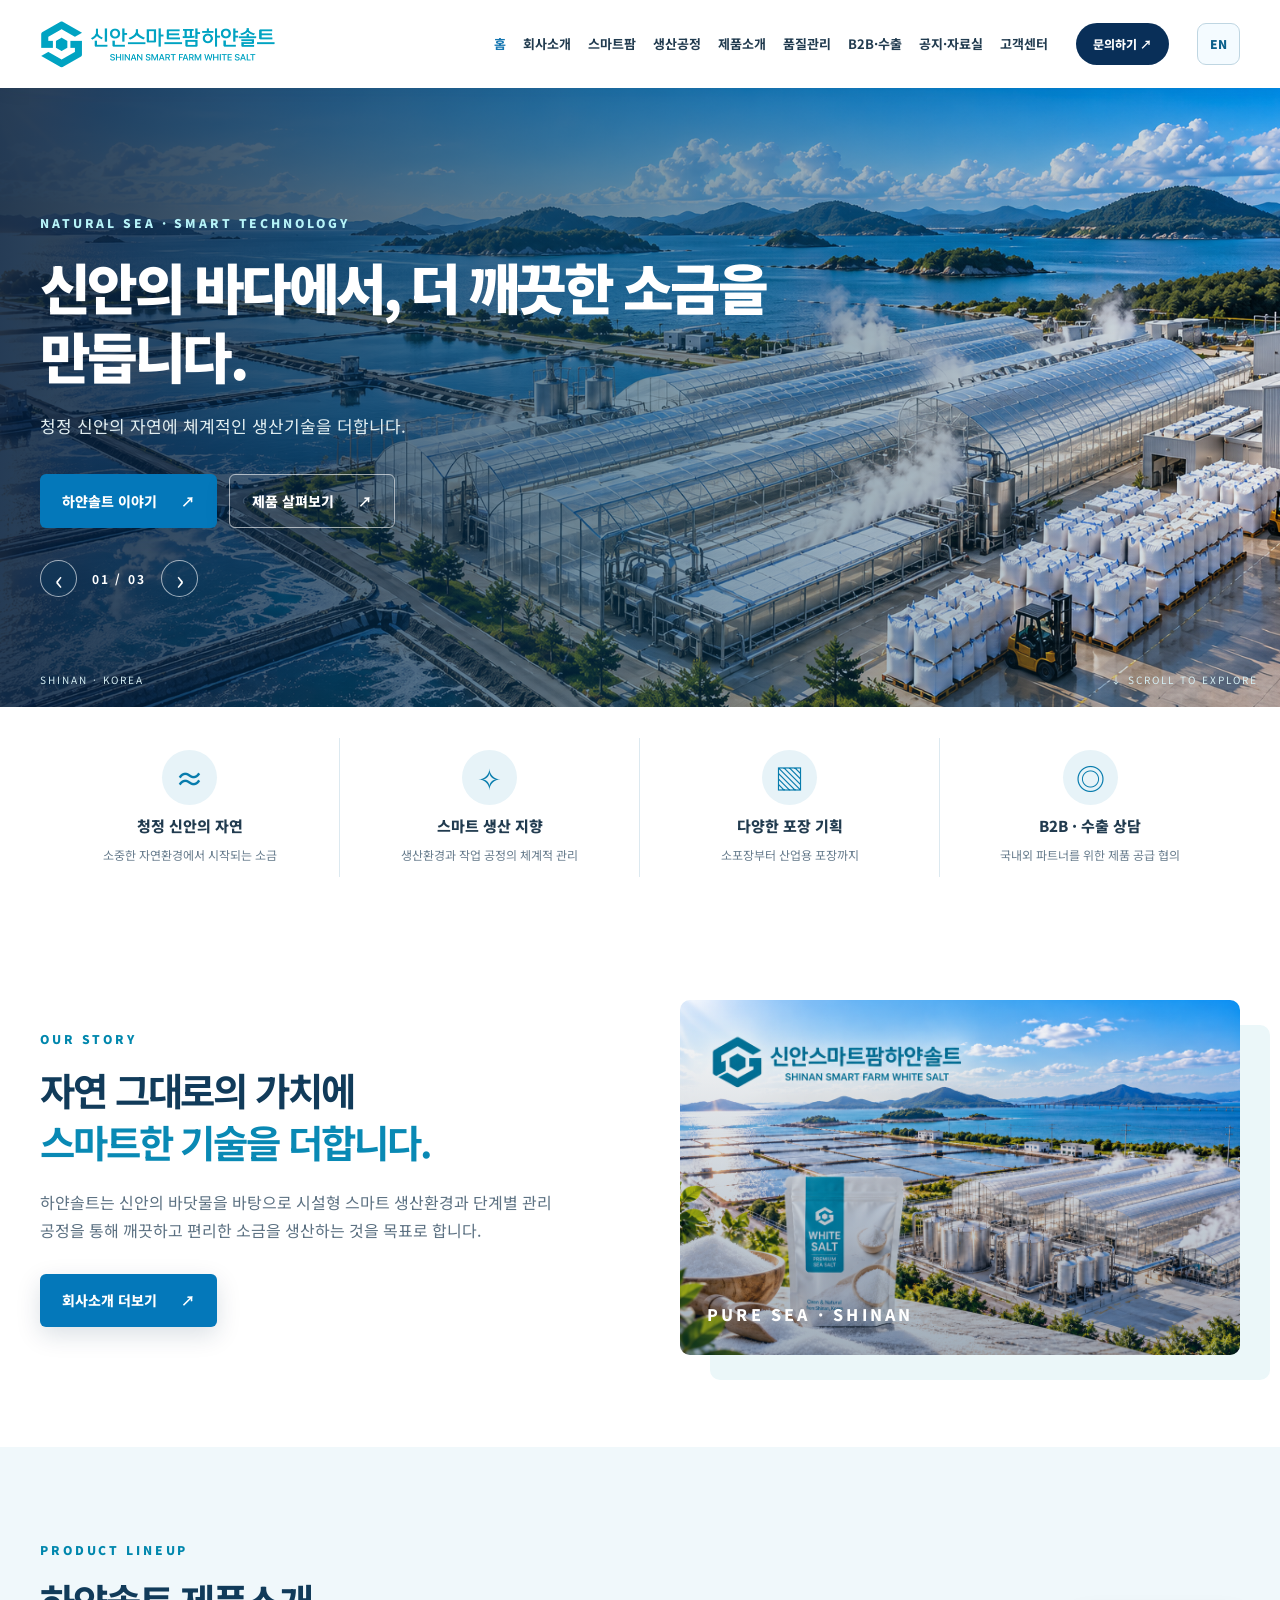
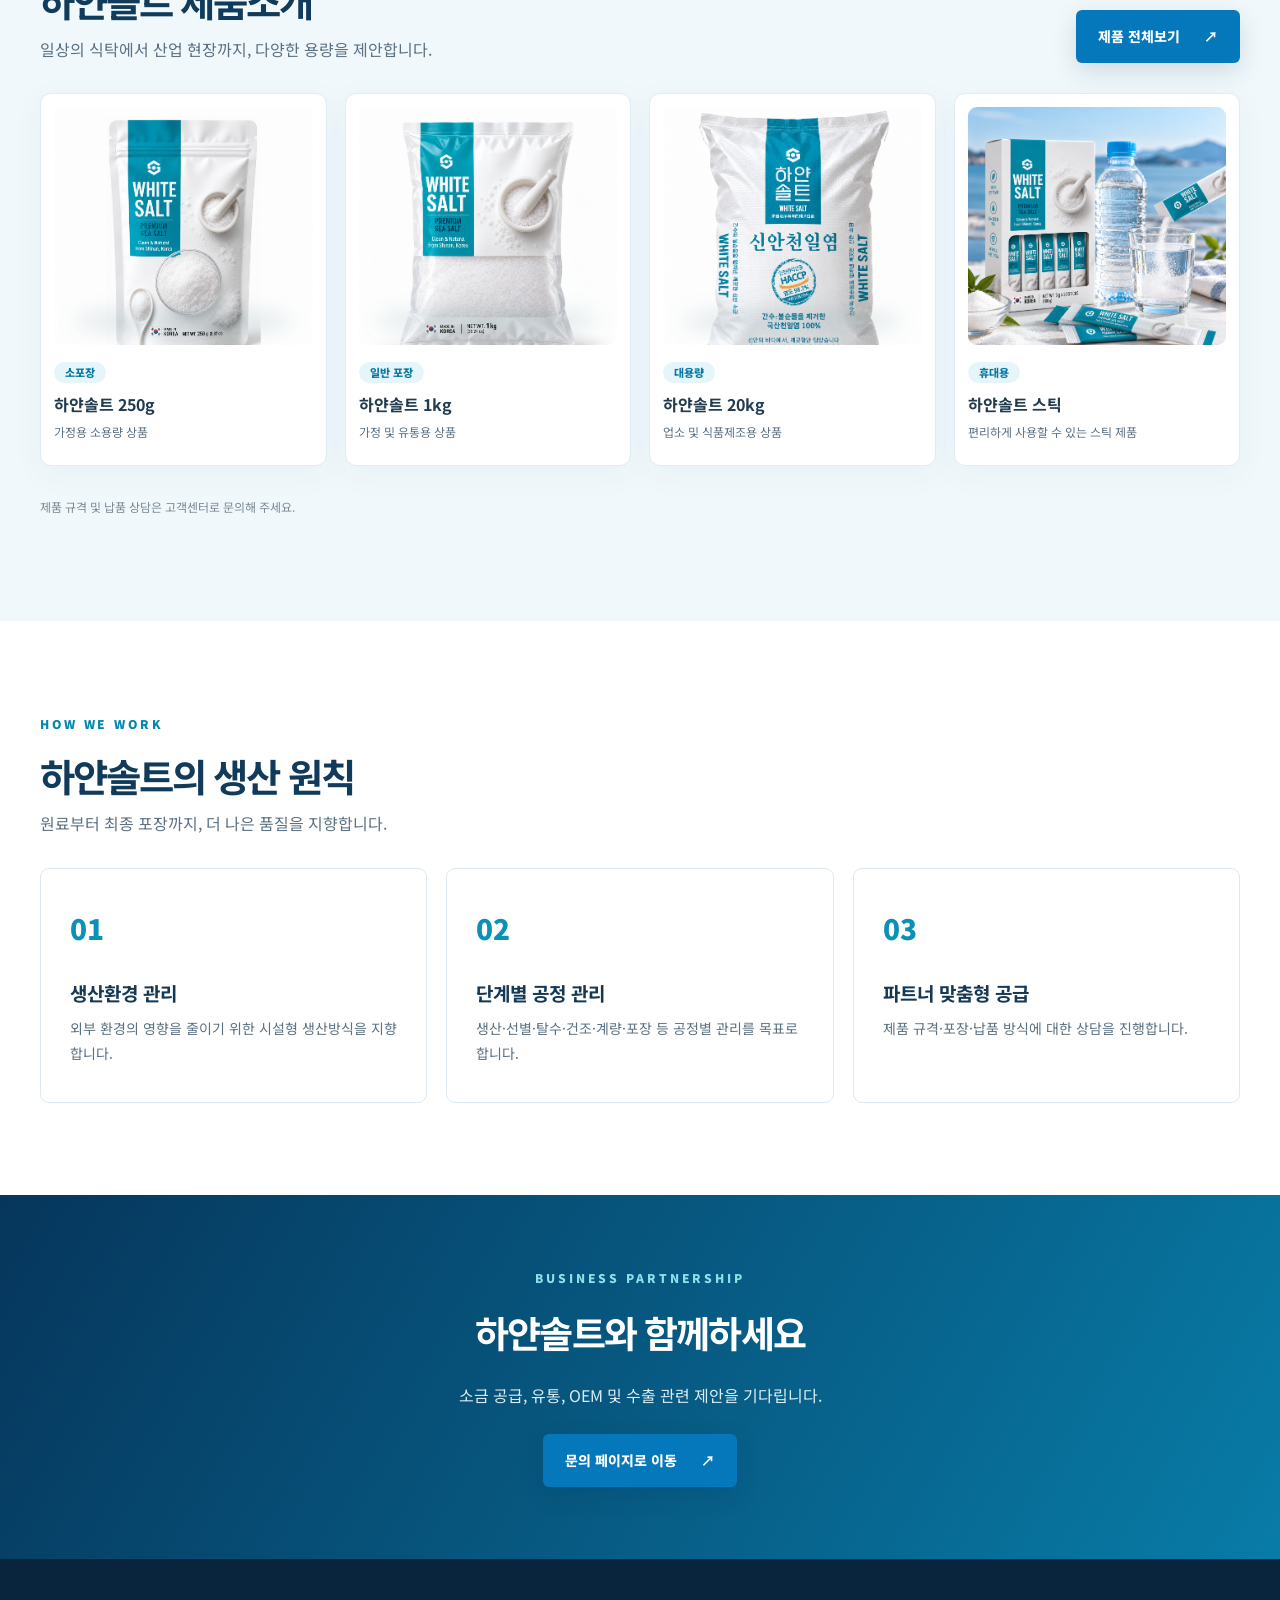
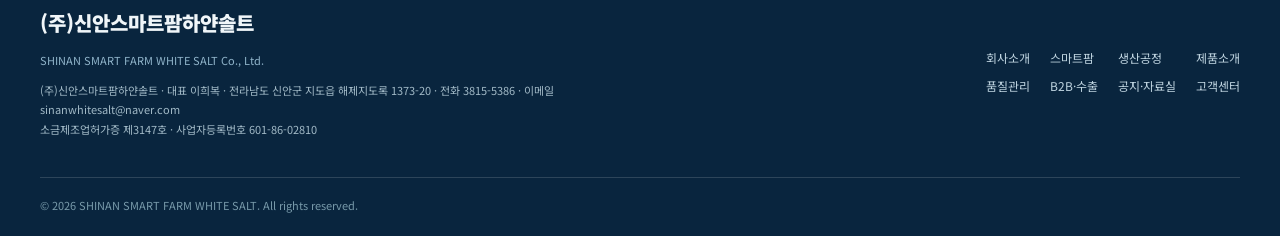
<file: index.html>
<!doctype html><html lang="ko"><head><meta charset="utf-8"><meta name="viewport" content="width=device-width,initial-scale=1"><meta name="description" content="신안스마트팜 하얀솔트. 청정 신안의 자연과 스마트 생산기술을 연결합니다."><meta name="theme-color" content="#0a315a"><title>신안스마트팜 하얀솔트</title><link rel="icon" type="image/x-icon" sizes="any" href="/favicon.ico?v=10"><link rel="icon" type="image/png" sizes="32x32" href="/favicon-32x32.png?v=10"><link rel="icon" type="image/png" sizes="48x48" href="/favicon-48x48.png?v=10"><link rel="apple-touch-icon" sizes="180x180" href="/apple-touch-icon.png?v=10"><link rel="canonical" href="https://white-salt.onrender.com/index.html"><meta property="og:site_name" content="신안스마트팜 하얀솔트"><meta property="og:locale" content="ko_KR"><meta property="og:type" content="website"><meta property="og:title" content="신안스마트팜 하얀솔트 | WHITE SALT"><meta property="og:description" content="청정 신안의 자연과 스마트 생산기술을 잇는 하얀솔트"><meta property="og:url" content="https://white-salt.onrender.com/index.html"><meta property="og:image" content="https://white-salt.onrender.com/images/sns_1200x630.jpg?v=10"><meta property="og:image:secure_url" content="https://white-salt.onrender.com/images/sns_1200x630.jpg?v=10"><meta property="og:image:width" content="1200"><meta property="og:image:height" content="630"><meta property="og:image:type" content="image/jpeg"><meta name="twitter:card" content="summary_large_image"><meta name="twitter:title" content="신안스마트팜 하얀솔트 | WHITE SALT"><meta name="twitter:description" content="청정 신안의 자연과 스마트 생산기술을 잇는 하얀솔트"><meta name="twitter:image" content="https://white-salt.onrender.com/images/sns_1200x630.jpg?v=10"><link rel="stylesheet" href="assets/style.css?v=16"></head><body><div id="app"></div><script defer src="assets/app.js?v=16"></script></body></html>
</file>
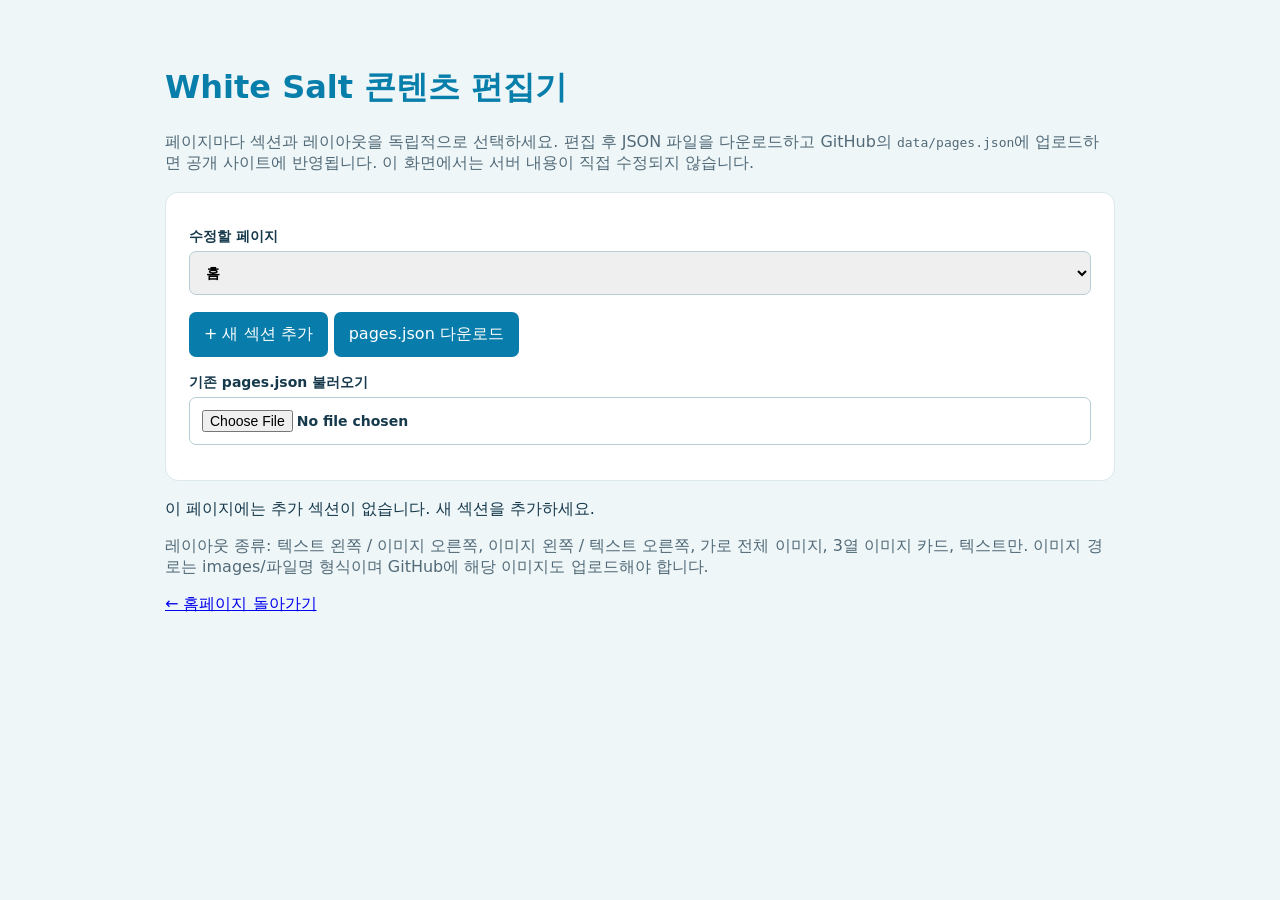
<file: editor.html>
<!doctype html><html lang="ko"><head><meta charset="utf-8"><meta name="viewport" content="width=device-width,initial-scale=1"><title>하얀솔트 페이지 콘텐츠 편집기</title><style>body{font-family:system-ui,sans-serif;background:#eef6f8;color:#16394b;margin:0}main{max-width:950px;margin:25px auto;padding:20px}.panel{background:white;border:1px solid #dbe8ec;border-radius:13px;padding:23px;margin:18px 0}h1{color:#087eaa}label{display:block;font-weight:bold;font-size:14px;margin:12px 0}input,textarea,select{width:100%;box-sizing:border-box;padding:12px;border:1px solid #b8cdd5;border-radius:7px;margin-top:5px;font:inherit}textarea{min-height:85px}button,.download{display:inline-block;border:0;border-radius:7px;background:#087dab;color:#fff;padding:12px 15px;margin:5px 6px 5px 0;cursor:pointer;font:inherit}.delete{background:#a84040}.help{color:#526a78}.row{display:flex;gap:15px;align-items:center}.row>*{flex:1}.preview{display:flex;gap:18px;border-top:1px solid #ddd;padding:18px 0}.preview img{width:42%;max-height:180px;object-fit:cover}.preview.reverse{flex-direction:row-reverse}@media(max-width:650px){main{padding:10px}.row,.preview{display:block}.preview img{width:100%}}</style></head><body><main><h1>White Salt 콘텐츠 편집기</h1><p class="help">페이지마다 섹션과 레이아웃을 독립적으로 선택하세요. 편집 후 JSON 파일을 다운로드하고 GitHub의 <code>data/pages.json</code>에 업로드하면 공개 사이트에 반영됩니다. 이 화면에서는 서버 내용이 직접 수정되지 않습니다.</p><div class="panel"><label>수정할 페이지 <select id="page"></select></label><button id="add">+ 새 섹션 추가</button><button id="download">pages.json 다운로드</button><label>기존 pages.json 불러오기 <input type="file" id="import" accept=".json,application/json"></label></div><div id="sections"></div><p class="help">레이아웃 종류: 텍스트 왼쪽 / 이미지 오른쪽, 이미지 왼쪽 / 텍스트 오른쪽, 가로 전체 이미지, 3열 이미지 카드, 텍스트만. 이미지 경로는 images/파일명 형식이며 GitHub에 해당 이미지도 업로드해야 합니다.</p><a href="index.html">← 홈페이지 돌아가기</a></main><script src="assets/editor.js"></script></body></html>
</file>
<file: assets/style.css>
@import url('https://fonts.googleapis.com/css2?family=Noto+Sans+KR:wght@400;500;600;700;800;900&display=swap');
:root{--navy:#092f58;--deep:#071e37;--blue:#1576b1;--aqua:#51d2e1;--pale:#eef7fa;--text:#213b4f;--muted:#677c8d;--line:#dce9f0}*{box-sizing:border-box}html{scroll-behavior:smooth}body{margin:0;font:16px/1.76 'Noto Sans KR',system-ui,sans-serif;color:var(--text);background:white}a{color:inherit;text-decoration:none}button,input,select,textarea{font:inherit}button{cursor:pointer}.container{width:min(1200px,calc(100% - 44px));margin-inline:auto}.skip{position:absolute;transform:translateY(-200%);background:white;padding:10px;z-index:100}.skip:focus{transform:none}.header{position:relative;z-index:10;background:#fff;box-shadow:0 2px 18px #0a2f4d12}.nav-bar{display:flex;align-items:center;gap:28px;min-height:88px}.logo{display:flex;align-items:center;gap:11px;min-width:250px}.logo-mark{display:grid;place-items:center;font-size:26px;font-weight:900;color:white;width:45px;height:48px;background:linear-gradient(135deg,#1b93bd,#063c77);clip-path:polygon(24% 4%,76% 4%,100% 50%,76% 96%,24% 96%,0% 50%)}.logo strong{display:block;line-height:1.3;color:#124a70;letter-spacing:-.06em;font-size:18px;font-weight:900}.logo small{display:block;color:#6e90a4;letter-spacing:.02em;font-size:9px}.nav{display:flex;align-items:center;justify-content:flex-end;flex:1;gap:17px;white-space:nowrap}.nav a{font-size:13px;font-weight:700;transition:color .2s}.nav a:hover,.nav a[aria-current]{color:var(--blue)}.nav-contact{padding:10px 17px;background:var(--navy);border-radius:30px;color:white;font-size:12px;font-weight:800;white-space:nowrap}.nav-toggle{display:none}.hero{isolation:isolate;position:relative;overflow:hidden;background:linear-gradient(145deg,#0a5488,#2c97b0);color:#fff}.hero-home{min-height:590px}.hero-inner{min-height:365px}.hero-art,.hero-shade{position:absolute;inset:0;z-index:-1}.hero-shade{background:linear-gradient(90deg,rgba(2,28,58,.86),rgba(4,57,90,.55) 48%,rgba(2,52,83,.08) 100%)}.sky{height:70%;background:radial-gradient(circle at 75% 31%,#fffbd7 0 2%,#c9f4ef 5%,transparent 21%),linear-gradient(180deg,#58a9c6 0%,#c1e5df 75%,#f7ece0 100%)}.mountains{position:absolute;top:37%;width:120%;height:26%;background:#769eac;clip-path:polygon(0 95%,8% 58%,14% 72%,26% 29%,39% 81%,50% 47%,61% 80%,74% 34%,88% 76%,100% 53%,100% 100%,0 100%)}.water{position:absolute;inset:53% 0 0;background:repeating-linear-gradient(177deg,transparent 0 27px,#d5eee8a9 29px 31px,transparent 33px 62px),linear-gradient(180deg,#62a9b4,#d5e9df 65%,#a1cbd5)}.salt-mounds{position:absolute;right:-4%;bottom:0;width:53%;height:34%;background:linear-gradient(150deg,#ffffffd8,#cde1e4b5);clip-path:polygon(0 100%,20% 50%,42% 100%,48% 100%,69% 13%,100% 100%)}.hero-content{padding-block:124px 110px}.hero-inner .hero-content{padding-block:75px 70px}.eyebrow,.kicker{display:block;font-size:12px;font-weight:900;letter-spacing:.24em}.eyebrow{color:#b6f3f8}.kicker{color:#0087ad}.hero h1{font-size:clamp(35px,4.3vw,61px);font-weight:900;line-height:1.26;letter-spacing:-.065em;max-width:780px;margin:19px 0 20px}.hero p{font-size:17px;color:#e2eff2;max-width:600px}.hero-actions{display:flex;flex-wrap:wrap;gap:12px;margin-top:33px}.btn{background:#0478ba;color:white;font-size:14px;font-weight:800;border:0;border-radius:6px;display:inline-flex;align-items:center;justify-content:space-between;gap:24px;padding:14px 22px;box-shadow:0 8px 25px #07284a25;transition:background .2s,transform .2s}.btn:hover{background:#085382;transform:translateY(-2px)}.btn-outline{background:transparent;border:1px solid #ffffff99;color:white}.btn-outline:hover{background:#ffffff26}.hero-bottom{position:absolute;bottom:19px;left:calc((100% - min(1200px,100% - 44px))/2);right:22px;font-size:10px;letter-spacing:.2em;color:#d4edf2;display:flex;gap:30px}.hero-bottom span{margin-left:auto}.features{display:grid;grid-template-columns:repeat(4,1fr);padding-top:31px;padding-bottom:31px}.feature{text-align:center;padding:12px 19px;border-right:1px solid var(--line)}.feature:last-child{border-right:0}.feature-icon{width:55px;height:55px;margin:0 auto 8px;border-radius:50%;background:#e7f3f8;color:#087cad;display:grid;place-items:center;font-size:29px;font-weight:500}.feature h3{font-size:15px;margin:4px 0;font-weight:800}.feature p{font-size:12px;color:var(--muted);margin:0}.section{padding-top:92px;padding-bottom:92px}.section h2{font-size:clamp(27px,3vw,40px);line-height:1.35;letter-spacing:-.055em;margin:15px 0 20px;color:#113b5a}.section h2 em{font-style:normal;color:#0989b4}.section p{color:#5c7182}.split{display:grid;grid-template-columns:1fr 1fr;gap:80px;align-items:center}.split p{max-width:520px}.split .btn{margin-top:14px}.photo-panel{height:355px;border-radius:10px;position:relative;overflow:hidden;background:radial-gradient(circle at 80% 25%,#feedd3 0,transparent 22%),repeating-linear-gradient(172deg,#2fa4aab9 0 15px,#88d7d7 17px 19px,#e7f5df 21px 45px),linear-gradient(135deg,#226f93,#a9dbd1);box-shadow:30px 25px 0 #ebf7f9}.photo-panel:after{content:'';position:absolute;inset:0;background:linear-gradient(180deg,transparent,#05274860)}.photo-caption{position:absolute;bottom:27px;left:27px;color:white;letter-spacing:.2em;font-weight:800;z-index:1}.pale{background:#f0f8fb}.section-top{display:flex;justify-content:space-between;align-items:end;gap:20px;margin-bottom:24px}.section-top h2{margin-bottom:8px}.section-top p{margin:0}.section-top .btn{flex-shrink:0}.products-grid{display:grid;grid-template-columns:repeat(4,minmax(0,1fr));gap:18px;margin:30px 0}.product{background:white;border-radius:11px;padding:13px 13px 20px;box-shadow:0 8px 34px #164a6b0b;border:1px solid #dfeef3}.product-stage{height:238px;background:linear-gradient(160deg,#effbff,#e4f0f2);border-radius:9px;display:grid;place-items:end center;overflow:hidden;position:relative}.product-stage:after{content:'';height:24px;width:85%;background:#376b7a24;border-radius:50%;position:absolute;bottom:12px;filter:blur(10px)}.package{position:relative;z-index:1;display:flex;flex-direction:column;align-items:center;justify-content:center;gap:6px;width:112px;height:155px;background:linear-gradient(115deg,#f9f9f9,#fff 32%,#d6e3ed 95%);box-shadow:7px 7px 13px #42677e30;clip-path:polygon(9% 0,91% 0,100% 100%,0 100%);border-bottom:12px solid #1471a1;color:#135780;margin-bottom:26px}.package-mark{font-size:26px;font-weight:900;width:47px;height:47px;border:3px solid #2985b1;border-radius:50%;text-align:center;line-height:41px}.package small{font-size:9px;font-weight:800}.package strong{font-size:17px}.p250{transform:scale(.85);transform-origin:bottom}.p1{transform:scale(1)}.p20{height:165px;width:133px;clip-path:none}.pton{width:175px;height:142px;clip-path:polygon(0 8%,12% 8%,12% 0,22% 0,22% 8%,76% 8%,76% 0,86% 0,86% 8%,100% 8%,100% 100%,0 100%);border-bottom:6px solid #1471a1}.pill{display:inline-block;margin-top:17px;background:#e6f5fa;color:#0878a3;border-radius:22px;padding:1px 11px;font-size:11px;font-weight:800}.product h3{margin:6px 0 0;font-size:16px}.product p{font-size:12px;margin:3px 0}.note{font-size:12px!important;color:#7a8893!important;margin-top:20px}.tile-grid{display:grid;grid-template-columns:repeat(3,1fr);gap:19px;margin-top:30px}.tile{border:1px solid var(--line);background:white;padding:35px 29px;border-radius:9px;min-height:235px}.tile-icon{font-size:28px;color:#0b91b6;font-weight:900}.tile h3{margin:23px 0 7px;color:#153954;font-size:19px}.tile p{font-size:14px;line-height:1.75;margin:0}.cta{background:linear-gradient(120deg,#06365c,#087ca7);color:white;text-align:center;padding:72px 0}.cta .kicker{color:#90e0e9}.cta h2{font-size:37px;margin:12px 0 2px;letter-spacing:-.05em}.cta p{color:#d9edf4;margin-bottom:25px}.narrow{max-width:820px}.lead{font-size:19px;line-height:2;color:#355d74!important}.steps{border-top:2px solid #0b608a;margin-top:35px}.step{display:flex;align-items:center;gap:32px;border-bottom:1px solid var(--line);padding:23px 15px}.step b{font-size:30px;color:#0c8fb5}.step div{flex:1}.step h3{margin:0}.step p{margin:2px 0;font-size:14px}.step>span{font-size:22px;color:#87a6b7}.wide-actions{margin-top:25px}.contact-grid{display:grid;grid-template-columns:1fr 1.1fr;gap:70px}.contact-info{margin-top:45px;border-top:1px solid var(--line)}.contact-info div{border-bottom:1px solid var(--line);padding:17px 0;display:flex;gap:20px;flex-wrap:wrap}.contact-info small{font-size:13px;width:94px;color:var(--muted)}.contact-info strong{font-size:14px}.contact-form{padding:30px;border:1px solid var(--line);box-shadow:0 12px 40px #0c55800e;border-radius:10px}.contact-form label{display:block;font-weight:800;font-size:13px;margin-bottom:16px}.contact-form :is(input,select,textarea){display:block;width:100%;border:1px solid #cbdde7;border-radius:5px;padding:12px;margin-top:5px;color:var(--text);background:white;outline-offset:2px}.contact-form textarea{resize:vertical}.form-result{font-size:13px;color:#0d6897}.footer{background:#09253e;color:#f0f6f9;padding:46px 0 20px}.footer-inner{display:flex;justify-content:space-between;gap:45px}.footer-brand{font-size:20px;font-weight:900}.footer-inner p{font-size:11px;color:#90b4ca}.footer-inner small{font-size:11px;color:#a2bac7;display:block;max-width:570px}.footer-links{display:grid;grid-template-columns:repeat(4,auto);gap:7px 20px;align-content:center}.footer-links a{font-size:12px;color:#bfd4e0}.copyright{border-top:1px solid #ffffff25;margin-top:38px;padding-top:18px;font-size:11px;color:#789aaa}
@media(max-width:1100px){.nav{gap:10px}.nav a{font-size:11px}.logo{min-width:205px}.logo strong{font-size:15px}.nav-bar{gap:15px}.nav-contact{display:none}}
@media(max-width:820px){.nav-bar{min-height:72px}.nav-toggle{display:block;margin-left:auto;border:0;background:#e9f4fa;color:#135377;border-radius:8px;font-size:22px;padding:1px 12px}.nav{display:none;position:absolute;top:72px;left:0;right:0;background:white;box-shadow:0 14px 22px #0e365022;padding:16px 24px;flex-direction:column;align-items:stretch;gap:0}.nav.open{display:flex}.nav a{padding:12px;border-bottom:1px solid var(--line);font-size:15px}.hero-home{min-height:520px}.hero-content{padding-block:110px 85px}.hero-inner .hero-content{padding-block:65px}.features{grid-template-columns:repeat(2,1fr)}.feature:nth-child(2){border:0}.feature:nth-child(-n+2){border-bottom:1px solid var(--line)}.split,.contact-grid{grid-template-columns:1fr;gap:45px}.products-grid{grid-template-columns:repeat(2,1fr)}.tile-grid{grid-template-columns:1fr}.tile{min-height:0}.footer-inner{flex-direction:column}.footer-links{justify-content:start}.section{padding-block:65px}}
@media(max-width:490px){.container{width:calc(100% - 32px)}.logo strong{font-size:14px}.logo-mark{width:37px;height:42px}.hero h1{font-size:36px}.hero p{font-size:14px}.hero-bottom{left:16px}.hero-bottom span{display:none}.features{padding-block:22px}.feature{padding:12px 7px}.feature h3{font-size:13px}.feature p{font-size:11px}.section-top{display:block}.section-top .btn{margin-top:15px}.products-grid{gap:10px}.product-stage{height:174px}.package{transform:scale(.7)!important;transform-origin:bottom}.product h3{font-size:13px}.product p{font-size:11px}.footer-links{grid-template-columns:repeat(2,auto)}.cta h2{font-size:28px}.step{gap:16px}.contact-form{padding:18px}}

/* White_salt V2 — replaceable image assets */
.brand-logo-image{display:block;width:235px;max-width:100%;height:auto;object-fit:contain;object-position:left center}
.logo{min-width:235px}
.hero-images{overflow:hidden}
.hero-slide{position:absolute;inset:0;background-position:center center;background-size:cover;opacity:0;transition:opacity 900ms ease;transform:scale(1.005)}
.hero-slide.is-active{opacity:1}
.slide-controls{display:flex;gap:15px;align-items:center;margin-top:32px;width:max-content}
.slide-arrow{border:1px solid #ffffff99;background:#123b5c88;color:white;font-size:27px;border-radius:50%;width:37px;height:37px;line-height:1}
.slide-counter{font-size:12px;font-weight:700;letter-spacing:.18em}
.product-stage{place-items:center}
.product-image{width:100%;height:100%;object-fit:cover;display:block}
.photo-panel{background-size:cover;background-position:center}
@media(max-width:490px){.brand-logo-image{width:185px}.logo{min-width:185px}.slide-controls{margin-top:22px}}
@media(prefers-reduced-motion:reduce){.hero-slide{transition:none}}

/* Page-specific editable image/text sections */
.config-layout{display:grid;grid-template-columns:1fr 1fr;gap:55px;align-items:center}.config-content p{white-space:pre-line;line-height:1.9}.config-media{display:grid;gap:12px;min-height:0}.config-media img{display:block;width:100%;height:340px;object-fit:cover;border-radius:12px}.config-image-wide{display:flex;flex-direction:column;gap:25px}.config-image-wide .config-media img{height:auto;max-height:500px;aspect-ratio:3/1}.config-gallery{display:flex;flex-direction:column;gap:22px}.config-gallery .config-media{display:grid;grid-template-columns:repeat(3,minmax(0,1fr))}.config-gallery .config-media img{height:225px}.config-text-only{display:block}.config-text-only .config-content{max-width:850px}@media(max-width:820px){.config-layout{grid-template-columns:1fr;gap:25px}.config-image-left .config-media{order:0}.config-image-left .config-content{order:1}.config-gallery .config-media{grid-template-columns:repeat(2,minmax(0,1fr))}.config-gallery .config-media img{height:170px}}


/* White_salt V6 custom sections */
.info-grid{display:grid;grid-template-columns:repeat(3,minmax(0,1fr));gap:18px;margin-top:30px}.info-card{background:#fff;border:1px solid var(--line);border-radius:12px;padding:22px;box-shadow:0 8px 26px #0e35510a}.info-card small{display:block;color:var(--muted);font-size:12px;margin-bottom:10px;font-weight:800;letter-spacing:.08em}.info-card strong{font-size:17px;line-height:1.7;color:#163a56}
.org-chart{margin-top:30px;display:grid;gap:18px;position:relative}.org-row{display:grid;gap:18px;justify-content:center}.org-top{grid-template-columns:minmax(260px,390px)}.org-side-row{grid-template-columns:1fr minmax(230px,320px);max-width:860px;margin:0 auto;width:100%;align-items:center}.org-mid-row{grid-template-columns:repeat(3,minmax(170px,280px));align-items:center}.org-sub-row{grid-template-columns:repeat(3,minmax(170px,280px));align-items:start}.org-col{display:flex;flex-direction:column;gap:14px;align-items:center}.org-box{background:#fff;border:2px solid #3f7cac;border-radius:16px;padding:20px 18px;text-align:center;font-weight:800;color:#153954;box-shadow:0 10px 24px #0f395714;position:relative}.org-box.small{padding:18px 16px}.org-main{font-size:18px}.org-spacer{min-height:1px}.org-mid-row .org-center:before{content:'';position:absolute;top:-36px;left:50%;width:2px;height:36px;background:#9dc1da;transform:translateX(-50%)}.org-mid-row .org-center:after{content:'';position:absolute;top:-36px;left:-54%;right:-54%;height:2px;background:#9dc1da}.org-side-row .org-box:before{content:'';position:absolute;left:-70px;top:50%;width:70px;height:2px;background:#9dc1da}.org-farm-col .org-box:first-child:before,.org-col:first-child .org-box:first-child:before{content:'';position:absolute;top:-32px;left:50%;width:2px;height:32px;background:#9dc1da;transform:translateX(-50%)}.org-farm-col .org-box:nth-child(2):before,.org-farm-col .org-box:nth-child(3):before,.org-col:first-child .org-box:nth-child(2):before{content:'';position:absolute;top:-14px;left:50%;width:2px;height:14px;background:#9dc1da;transform:translateX(-50%)}
.timeline{margin-top:32px;display:grid;gap:20px;position:relative}.timeline:before{content:'';position:absolute;left:13px;top:0;bottom:0;width:2px;background:#cde0ea}.timeline-item{display:grid;grid-template-columns:28px 1fr;gap:18px;align-items:start}.timeline-dot{width:14px;height:14px;border-radius:50%;background:#0b8cb0;margin-top:8px;position:relative;z-index:1;box-shadow:0 0 0 6px #eef8fb}.timeline-content{background:#fff;border:1px solid var(--line);border-radius:12px;padding:18px 22px;box-shadow:0 8px 26px #0e35510a}.timeline-content h3{margin:0 0 6px;color:#0f4567;font-size:20px}.timeline-content p{margin:0;font-size:15px;line-height:1.8;color:#506879}
.video-wrap{margin-top:28px;position:relative;padding-top:56.25%;border-radius:16px;overflow:hidden;box-shadow:0 14px 34px #11395a18;background:#dfeef4}.video-wrap iframe{position:absolute;inset:0;width:100%;height:100%;border:0}
@media(max-width:920px){.info-grid{grid-template-columns:repeat(2,minmax(0,1fr))}.org-side-row{grid-template-columns:1fr;max-width:320px}.org-side-row .org-box:before{display:none}.org-mid-row,.org-sub-row{grid-template-columns:1fr}.org-mid-row .org-center:before,.org-mid-row .org-center:after,.org-farm-col .org-box:first-child:before,.org-farm-col .org-box:nth-child(2):before,.org-farm-col .org-box:nth-child(3):before,.org-col:first-child .org-box:first-child:before,.org-col:first-child .org-box:nth-child(2):before{display:none}.org-col.empty,.org-spacer{display:none}}
@media(max-width:560px){.info-grid{grid-template-columns:1fr}.timeline-item{grid-template-columns:22px 1fr}.timeline:before{left:10px}.timeline-content h3{font-size:18px}}

/* V6 per-page sections, rendered directly */
.page-showcase{padding-top:46px;padding-bottom:70px}.page-showcase-grid{display:grid;grid-template-columns:1fr 1.15fr;align-items:center;gap:50px}.page-showcase-grid img{display:block;width:100%;aspect-ratio:3/2;object-fit:cover;border-radius:14px;box-shadow:0 14px 30px #103e561c}.page-showcase-reverse img{order:-1}.page-showcase-copy p{font-size:17px;line-height:1.85}@media(max-width:820px){.page-showcase-grid{grid-template-columns:1fr;gap:22px}.page-showcase-reverse img{order:0}.page-showcase{padding-top:20px}}


/* V7 조직도 / 연혁 개선 */
.org-chart,.timeline{display:none !important}
.org-chart-v2{margin-top:30px;display:grid;gap:18px}
.org-level-1{display:flex;justify-content:center}
.org-node{background:#fff;border:2px solid #3f7cac;border-radius:18px;padding:18px 20px;text-align:center;font-weight:800;color:#153954;box-shadow:0 10px 24px #0f395714}
.org-node-head{min-width:340px;max-width:520px;font-size:18px}
.org-side-wrap{position:relative;display:flex;justify-content:flex-end;max-width:960px;width:100%;margin:0 auto 4px}
.org-side-line{position:absolute;left:50%;top:50%;width:33%;height:2px;background:#9dc1da;transform:translateY(-50%)}
.org-node-side{width:min(320px,100%)}
.org-core-wrap{position:relative;padding-top:18px;max-width:960px;width:100%;margin:0 auto}
.org-core-wrap:before{content:'';position:absolute;top:-18px;left:50%;width:2px;height:36px;background:#9dc1da;transform:translateX(-50%)}
.org-core-line{position:absolute;left:16.5%;right:16.5%;top:18px;height:2px;background:#9dc1da}
.org-level-2{display:grid;grid-template-columns:repeat(3,minmax(180px,1fr));gap:18px;position:relative}
.org-node-core{position:relative}
.org-node-core:before{content:'';position:absolute;top:-20px;left:50%;width:2px;height:20px;background:#9dc1da;transform:translateX(-50%)}
.org-level-3{display:grid;grid-template-columns:repeat(3,minmax(180px,1fr));gap:18px;max-width:960px;margin:0 auto}
.org-stack{display:flex;flex-direction:column;align-items:center;gap:14px;position:relative;padding-top:18px}
.org-stack-line{position:absolute;top:0;left:50%;width:2px;height:18px;background:#9dc1da;transform:translateX(-50%)}
.org-node-small{width:min(220px,100%);padding:16px 14px}
.org-stack-empty{visibility:hidden}
.history-grid{margin-top:28px;display:grid;grid-template-columns:repeat(2,minmax(0,1fr));gap:22px}
.history-card{background:#fff;border:1px solid var(--line);border-radius:18px;box-shadow:0 10px 28px #0f39570f;overflow:hidden}
.history-year{background:linear-gradient(135deg,#0b88ad,#144d73);color:#fff;padding:18px 22px;font-size:30px;font-weight:800;letter-spacing:.04em}
.history-list{list-style:none;margin:0;padding:10px 0}
.history-list li{display:grid;grid-template-columns:90px 1fr;gap:16px;align-items:start;padding:16px 22px;border-top:1px solid #e5eef4}
.history-list li:first-child{border-top:0}
.history-date{font-weight:800;color:#0f4567}
.history-list p{margin:0;color:#486172;line-height:1.7}
@media(max-width:980px){.history-grid{grid-template-columns:1fr}.org-side-line,.org-core-line{display:none}.org-side-wrap{justify-content:center}.org-core-wrap:before{height:22px;top:-8px}.org-level-2,.org-level-3{grid-template-columns:1fr;max-width:360px;margin:0 auto}.org-node-core:before,.org-stack-line{display:none}.org-node-head{min-width:0;width:100%}.org-node-side{width:100%}.org-level-3{gap:8px}.org-stack-empty{display:none}}
@media(max-width:560px){.history-list li{grid-template-columns:1fr;gap:4px}.history-year{font-size:26px}}

/* White_salt V8 — refined yearly company history */
.history-section{background:linear-gradient(180deg,#f4f9fc 0%,#fff 95%)}
.history-heading{display:flex;justify-content:space-between;align-items:end;gap:34px;margin-bottom:38px}
.history-heading h2{margin-bottom:0}.history-heading>p{max-width:365px;font-size:14px;line-height:1.85;margin:0 0 9px}
.history-premium{border-top:2px solid #153f5e}
.history-period{display:grid;grid-template-columns:minmax(150px,220px) minmax(0,1fr);gap:34px;border-bottom:1px solid #d5e4ed;padding:29px 12px 32px;align-items:start}
.history-period-label{display:flex;align-items:center;gap:17px;padding-top:2px}
.history-big-year{font-size:clamp(36px,4vw,53px);font-weight:900;letter-spacing:-.07em;line-height:1;color:#0c668e;font-variant-numeric:tabular-nums}
.history-year-line{height:2px;flex:1;background:#99c9d9}
.history-event-list{list-style:none;padding:0;margin:0;display:grid;gap:12px}
.history-event{display:grid;grid-template-columns:65px 12px minmax(0,1fr);align-items:start;column-gap:17px;padding:11px 17px;border-radius:10px;background:#fff;border:1px solid #e0ecf3;box-shadow:0 6px 20px #0e416209}
.history-event-date{font-size:13px;line-height:1.7;font-weight:800;color:#117fa7;font-variant-numeric:tabular-nums;white-space:nowrap}
.history-event-dot{width:8px;height:8px;border-radius:100%;background:#14a1be;margin-top:7px;box-shadow:0 0 0 3px #def4fa}
.history-event-title{font-size:15px;line-height:1.7;font-weight:600;color:#23455d;word-break:keep-all}
@media(max-width:720px){.history-heading{display:block}.history-heading>p{margin-top:10px}.history-period{grid-template-columns:1fr;gap:16px;padding:24px 0}.history-period-label{max-width:185px}.history-event{grid-template-columns:55px 10px minmax(0,1fr);gap:12px;padding:12px}.history-event-title{font-size:14px}}


/* White_salt V9 — refined organization chart */
.org-chart-v2{display:none !important}
.org-chart-v3{margin-top:34px;position:relative;padding-top:4px}
.org-head-row{display:flex;justify-content:center;margin-bottom:20px}
.org-chart-v3 .org-node{background:#fff;border:2px solid #3f7cac;border-radius:18px;padding:18px 20px;text-align:center;font-weight:800;color:#153954;box-shadow:0 10px 24px #0f395714}
.org-chart-v3 .org-node-head{min-width:360px;max-width:520px;font-size:18px}
.org-support-row{position:relative;display:flex;justify-content:flex-end;max-width:960px;margin:0 auto 24px;padding-right:28px}
.org-support-line{position:absolute;left:50%;top:50%;width:29%;height:2px;background:#9dc1da;transform:translateY(-50%)}
.org-chart-v3 .org-node-side{width:min(320px,100%)}
.org-main-grid{position:relative;display:grid;grid-template-columns:repeat(3,minmax(220px,1fr));gap:18px;max-width:960px;margin:0 auto;padding-top:28px}
.org-main-grid:before{content:'';position:absolute;left:16.666%;right:16.666%;top:0;height:2px;background:#9dc1da}
.org-main-grid:after{content:'';position:absolute;left:50%;top:-34px;width:2px;height:34px;background:#9dc1da;transform:translateX(-50%)}
.org-unit{display:flex;flex-direction:column;align-items:center;position:relative}
.org-unit-head{width:100%;position:relative}
.org-unit-head:before{content:'';position:absolute;left:50%;top:-28px;width:2px;height:28px;background:#9dc1da;transform:translateX(-50%)}
.org-substack{display:flex;flex-direction:column;align-items:center;gap:14px;position:relative;padding-top:38px;width:100%}
.org-substack:before{content:'';position:absolute;left:50%;top:0;width:2px;height:38px;background:#9dc1da;transform:translateX(-50%)}
.org-node-small{width:min(180px,100%);padding:16px 12px}
@media(max-width:980px){.org-support-row{justify-content:center;padding-right:0}.org-support-line{display:none}.org-main-grid{grid-template-columns:1fr;max-width:360px;padding-top:12px}.org-main-grid:before,.org-main-grid:after,.org-unit-head:before,.org-substack:before{display:none}.org-chart-v3 .org-node-head{min-width:0;width:100%}.org-chart-v3 .org-node-side{width:100%}}

/* V10: visual organization, line-free premium history, language and top */
.org-design{max-width:1030px;margin:32px auto 0}.org-brand-card{background:linear-gradient(110deg,#083e61,#0a8fb0);border-radius:22px;padding:25px 28px;color:white;text-align:center;box-shadow:0 18px 32px #0c5e8520}.org-brand-card span{display:block;font-size:11px;font-weight:800;letter-spacing:.18em;opacity:.8;margin-bottom:6px}.org-brand-card strong{font-size:clamp(18px,2.2vw,26px)}.org-advisor-card{display:flex;align-items:center;justify-content:space-between;gap:15px;border-radius:12px;background:#dfeff6;margin:18px 0;padding:15px 22px;color:#164e6b}.org-advisor-card span{font-size:11px;font-weight:800;letter-spacing:.14em}.org-dept-grid{display:grid;grid-template-columns:repeat(3,minmax(0,1fr));gap:16px}.org-dept{background:white;border:1px solid #d5e8ef;border-radius:18px;overflow:hidden;box-shadow:0 14px 26px #0e48600b}.org-dept-head{padding:22px 15px;text-align:center;background:#f0f8fb;min-height:116px;display:flex;flex-direction:column;justify-content:center}.org-dept-head small{color:#1187ad;letter-spacing:.12em;font-size:10px;font-weight:800}.org-dept-head h3{font-size:17px;margin:7px 0 0;color:#153954;word-break:keep-all}.org-dept-items{display:grid;gap:10px;padding:19px}.org-dept-items span{background:#f7fbfd;border:1px solid #e0edf3;border-radius:10px;padding:13px;text-align:center;font-size:14px;font-weight:700;color:#214e68}.org-dept-planned .org-dept-head{background:#eaf3f8}.history-luxe-section{background:linear-gradient(#f1f8fb,#fff)}.history-intro{margin-top:-6px;margin-bottom:30px}.history-luxe-grid{display:grid;grid-template-columns:repeat(2,minmax(0,1fr));gap:20px}.history-luxe-card{border:1px solid #d6e6ed;border-radius:20px;background:white;box-shadow:0 14px 35px #0a385b0c;overflow:hidden}.history-luxe-top{padding:22px 26px 12px;display:flex;align-items:center;justify-content:space-between;gap:10px}.history-luxe-year{font-size:44px;line-height:1;font-weight:900;letter-spacing:-.05em;color:#0d668b}.history-luxe-label{font-size:10px;letter-spacing:.15em;color:#91afc0;font-weight:800}.history-luxe-events{padding:4px 26px 22px}.history-luxe-event{padding:14px 0;border-top:1px solid #edf3f6;display:grid;grid-template-columns:60px 1fr;gap:15px}.history-luxe-event time{font-weight:800;color:#0c8eb2;font-size:13px}.history-luxe-event p{margin:0;font-size:14px;line-height:1.7;color:#3a596c}.lang-switch{border:1px solid #bfd6e2;color:#0b608b;background:#f4fbff;font-size:12px;font-weight:900;padding:9px 12px;border-radius:9px;white-space:nowrap}.back-to-top{position:fixed;bottom:25px;right:24px;width:48px;height:48px;z-index:99;border:0;border-radius:50%;background:#0c6087;color:white;box-shadow:0 9px 24px #002f4c38;cursor:pointer;display:flex;flex-direction:column;align-items:center;justify-content:center;font-size:20px;font-weight:800;line-height:1;opacity:0;pointer-events:none;transform:translateY(12px);transition:.2s}.back-to-top span{font-size:9px;letter-spacing:.05em}.back-to-top.visible{opacity:1;pointer-events:auto;transform:none}@media(max-width:820px){.org-dept-grid{grid-template-columns:1fr}.org-advisor-card{flex-direction:column;text-align:center}.history-luxe-grid{grid-template-columns:1fr}.nav-bar{gap:9px}.lang-switch{margin-left:2px;padding:9px}.back-to-top{right:14px;bottom:15px}}


/* V12 contact page updates */
.contact-visual-card{background:#fff;border:1px solid #d9e3ea;border-radius:20px;overflow:hidden;box-shadow:0 18px 40px rgba(15,57,87,.08)}
.contact-visual-image img{display:block;width:100%;height:auto;aspect-ratio:3/2;object-fit:cover;background:#eef6fb}
.contact-visual-body{padding:24px}
.contact-visual-body h3{margin:8px 0 10px;font-size:30px;line-height:1.2;color:#123f67}
.contact-visual-body p{margin:0 0 18px;color:#4f6576}
.contact-visual-body .btn{display:inline-flex}
@media (max-width: 900px){.contact-visual-body{padding:20px}.contact-visual-body h3{font-size:26px}}

/* V14 – Mobile swipe instruction and current-page toast */
.ws-swipe-hint,.ws-page-toast{display:none}
@media(max-width:820px) and (pointer:coarse){
  .ws-swipe-hint{display:flex;position:fixed;left:50%;bottom:calc(12px + env(safe-area-inset-bottom, 0px));transform:translateX(-50%);z-index:40;pointer-events:none;align-items:center;justify-content:center;flex-direction:column;gap:2px;padding:7px 16px 8px;background:rgba(255,255,255,.91);border:1px solid rgba(109,169,212,.30);border-radius:18px;box-shadow:0 8px 25px rgba(19,57,92,.13);backdrop-filter:blur(8px);-webkit-backdrop-filter:blur(8px);max-width:calc(100vw - 24px);white-space:nowrap}
  .ws-swipe-icon{display:flex;align-items:center;justify-content:center;gap:12px;height:21px;color:#087fcd;font-size:20px;font-weight:bold}
  .ws-arrow{display:inline-block;color:#168bea;text-shadow:0 0 6px rgba(20,145,248,.30)}
  .ws-left{transform:rotate(180deg);animation:ws-left-shift 1.7s ease-in-out infinite}
  .ws-right{animation:ws-right-shift 1.7s ease-in-out infinite}
  .ws-swipe-dots{font-size:11px;letter-spacing:5px;color:#b7d2e5}
  .ws-swipe-hint-label{font-size:10px;line-height:1.3;letter-spacing:-.03em;color:#477088}
  .ws-page-toast{display:flex;position:fixed;left:50%;top:42%;transform:translate(-50%,-44%) scale(.94);min-width:210px;max-width:calc(100vw - 54px);z-index:2000;opacity:0;pointer-events:none;transition:opacity .27s ease, transform .27s ease;flex-direction:column;align-items:center;justify-content:center;gap:8px;border-radius:19px;background:rgba(21,39,54,.91);color:#fff;padding:21px 35px 18px;box-shadow:0 15px 40px rgba(0,0,0,.26);backdrop-filter:blur(9px);-webkit-backdrop-filter:blur(9px);text-align:center}
  .ws-page-toast.shown{opacity:1;transform:translate(-50%,-50%) scale(1)}
  .ws-page-toast small{font-size:14px;color:#b8d5f0;letter-spacing:.08em}
  .ws-page-toast strong{font-size:23px;line-height:1.3;white-space:nowrap}
  .ws-page-dots{display:flex;gap:8px;margin-top:2px}
  .ws-page-dots i{width:6px;height:6px;border-radius:50%;background:#788492}
  .ws-page-dots i.active{background:#36adff;box-shadow:0 0 7px #36adff}
}
@keyframes ws-left-shift{0%,100%{translate:0 0;opacity:.8}50%{translate:-7px 0;opacity:1}}
@keyframes ws-right-shift{0%,100%{translate:0 0;opacity:.8}50%{translate:7px 0;opacity:1}}
@media(prefers-reduced-motion:reduce){.ws-arrow{animation:none!important}.ws-page-toast{transition:none!important}}

/* V15: hide swipe hint during vertical scrolling; reveal when idle */
@media (max-width:820px) and (pointer:coarse) {
  .ws-swipe-hint {
    opacity:1;
    visibility:visible;
    transition:opacity .20s ease, visibility .20s ease;
  }
  .ws-swipe-hint.is-scrolling {
    opacity:0;
    visibility:hidden;
  }
}

/* V16 fallback: hide state must override mobile display rules. */
@media(max-width:820px) and (pointer:coarse){
 .ws-swipe-hint.is-scrolling{opacity:0!important;visibility:hidden!important;pointer-events:none!important;}
}

/* V17 notices and downloads */
.board-header{margin-bottom:24px}.board-tabs{display:flex;gap:9px;margin:24px 0;flex-wrap:wrap}
.board-tab{border:1px solid #c8dae7;border-radius:24px;padding:10px 19px;background:#fff;color:#26516b;font:inherit;cursor:pointer}
.board-tab.active{background:#14668b;color:white;border-color:#14668b}
.board-list{border-top:2px solid #1d6e91}.board-item{border-bottom:1px solid #dbe5ea}
.board-summary{display:flex;align-items:center;gap:14px;list-style:none;cursor:pointer;padding:20px 8px}
.board-summary::-webkit-details-marker{display:none}.board-summary strong{flex:1;color:#213c50;font-size:16px}
.board-number{font-variant-numeric:tabular-nums;color:#8799a5;font-size:12px}
.board-category{color:#176d90;background:#e9f5fa;border-radius:12px;padding:4px 9px;font-size:12px;white-space:nowrap}
.board-chevron{font-size:24px;color:#61879d}.board-details[open] .board-chevron{transform:rotate(180deg)}
.board-body{white-space:normal;background:#f6fafc;padding:20px;border-radius:12px;margin:0 0 15px}
.board-body p{white-space:pre-wrap;overflow-wrap:anywhere;line-height:1.85;margin:0 0 14px}
.board-download{margin:4px 8px 4px 0;max-width:100%;overflow-wrap:anywhere}.board-empty{padding:40px 12px;text-align:center;color:#6d8290}
@media(max-width:700px){.board-summary{gap:8px;padding:15px 2px}.board-summary strong{font-size:14px}.board-category{font-size:11px}.board-body{padding:16px}}
</file>
